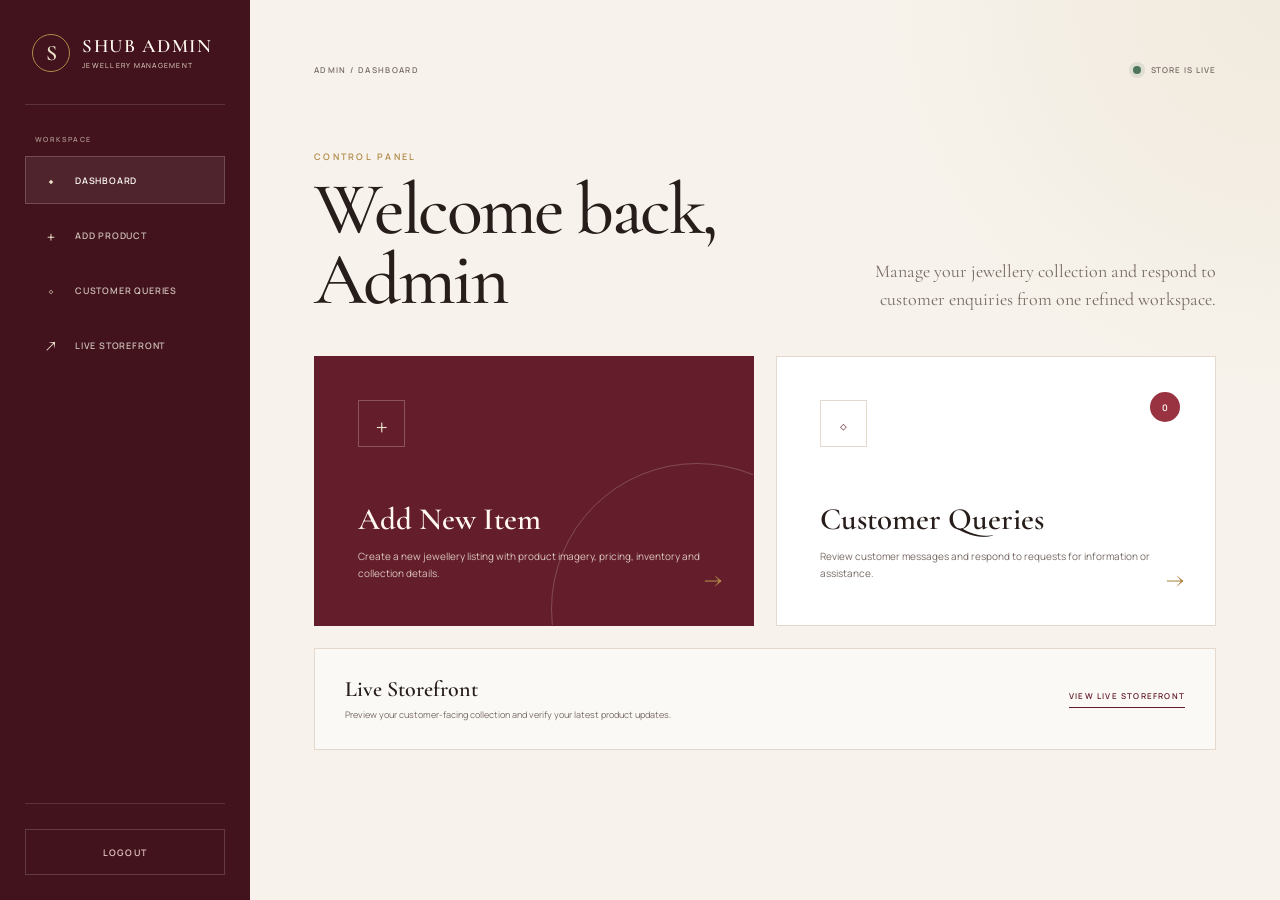
<file: src/main/resources/templates/admin-dashboard.html>
<!DOCTYPE html>
<html lang="en" xmlns:th="http://www.thymeleaf.org">
<head>
    <meta charset="UTF-8">
    <meta name="viewport" content="width=device-width, initial-scale=1.0">

    <title>Admin Dashboard</title>

    <link rel="preconnect" href="https://fonts.googleapis.com">
    <link rel="preconnect" href="https://fonts.gstatic.com" crossorigin>
    <link href="https://fonts.googleapis.com/css2?family=Cormorant+Garamond:wght@500;600&family=Manrope:wght@400;500;600&display=swap"
          rel="stylesheet">

    <style>
        :root {
            --background: #f7f3ec;
            --surface: #ffffff;
            --surface-soft: #fbf9f5;
            --text: #271d1a;
            --muted: #786b65;
            --border: #e3dacd;
            --wine: #641e2b;
            --wine-dark: #42131d;
            --gold: #b08a48;
            --gold-light: #eadfc9;
            --danger: #9a3341;
        }

        * {
            box-sizing: border-box;
        }

        body {
            min-height: 100vh;
            margin: 0;
            background:
                    radial-gradient(
                            circle at 100% 0,
                            rgba(176, 138, 72, 0.09),
                            transparent 27%
                    ),
                    var(--background);
            color: var(--text);
            font-family: "Manrope", sans-serif;
        }

        a {
            color: inherit;
            text-decoration: none;
        }

        .dashboard-layout {
            display: grid;
            grid-template-columns: 250px minmax(0, 1fr);
            min-height: 100vh;
        }

        /* Sidebar */

        .sidebar {
            position: sticky;
            top: 0;
            display: flex;
            flex-direction: column;
            height: 100vh;
            padding: 34px 25px 25px;
            background: var(--wine-dark);
            color: #fff8ef;
        }

        .brand {
            display: flex;
            align-items: center;
            gap: 12px;
            padding: 0 7px 32px;
            border-bottom: 1px solid rgba(255, 255, 255, 0.13);
        }

        .brand-mark {
            display: grid;
            place-items: center;
            width: 38px;
            height: 38px;
            border: 1px solid var(--gold);
            border-radius: 50%;
            color: var(--gold-light);
            font-family: "Cormorant Garamond", serif;
            font-size: 22px;
            font-weight: 600;
        }

        .brand-name {
            display: block;
            font-family: "Cormorant Garamond", serif;
            font-size: 19px;
            font-weight: 600;
            letter-spacing: 0.08em;
            line-height: 1;
        }

        .brand-subtitle {
            display: block;
            margin-top: 6px;
            color: var(--gold-light);
            font-size: 7px;
            letter-spacing: 0.18em;
            text-transform: uppercase;
        }

        .menu-label {
            margin: 30px 10px 12px;
            color: #ad938c;
            font-size: 7px;
            font-weight: 600;
            letter-spacing: 0.2em;
            text-transform: uppercase;
        }

        .sidebar-menu {
            display: flex;
            flex-direction: column;
            gap: 7px;
        }

        .sidebar-menu a {
            display: flex;
            align-items: center;
            gap: 12px;
            min-height: 47px;
            padding: 11px 13px;
            border: 1px solid transparent;
            color: #cdbdb6;
            font-size: 9px;
            font-weight: 600;
            letter-spacing: 0.09em;
            text-transform: uppercase;
            transition: 0.2s ease;
        }

        .sidebar-menu a:hover,
        .sidebar-menu a.active {
            border-color: rgba(234, 223, 201, 0.22);
            background: rgba(255, 255, 255, 0.07);
            color: #fffaf4;
        }

        .menu-icon {
            display: grid;
            place-items: center;
            width: 24px;
            height: 24px;
            color: var(--gold-light);
            font-family: "Cormorant Garamond", serif;
            font-size: 20px;
        }

        .logout-area {
            margin-top: auto;
            padding-top: 25px;
            border-top: 1px solid rgba(255, 255, 255, 0.13);
        }

        .logout-area a {
            display: flex;
            justify-content: center;
            align-items: center;
            min-height: 46px;
            border: 1px solid rgba(255, 255, 255, 0.17);
            color: #e5c6c2;
            font-size: 9px;
            font-weight: 600;
            letter-spacing: 0.13em;
            text-transform: uppercase;
            transition: 0.2s ease;
        }

        .logout-area a:hover {
            border-color: #e5c6c2;
            background: rgba(255, 255, 255, 0.07);
        }

        /* Main content */

        .main-content {
            min-width: 0;
            padding: clamp(36px, 5vw, 75px);
        }

        .topbar {
            display: flex;
            justify-content: space-between;
            align-items: center;
            gap: 25px;
            margin-bottom: clamp(45px, 6vw, 75px);
        }

        .breadcrumb {
            margin: 0;
            color: var(--muted);
            font-size: 8px;
            font-weight: 600;
            letter-spacing: 0.17em;
            text-transform: uppercase;
        }

        .store-status {
            display: flex;
            align-items: center;
            gap: 10px;
            color: var(--muted);
            font-size: 8px;
            font-weight: 600;
            letter-spacing: 0.12em;
            text-transform: uppercase;
        }

        .status-dot {
            width: 8px;
            height: 8px;
            border-radius: 50%;
            background: #4d765d;
            box-shadow: 0 0 0 4px rgba(77, 118, 93, 0.12);
        }

        .welcome-section {
            display: flex;
            justify-content: space-between;
            align-items: flex-end;
            gap: 35px;
            margin-bottom: 42px;
        }

        .eyebrow {
            margin: 0 0 12px;
            color: var(--gold);
            font-size: 9px;
            font-weight: 600;
            letter-spacing: 0.25em;
            text-transform: uppercase;
        }

        h1 {
            margin: 0;
            font-family: "Cormorant Garamond", serif;
            font-size: clamp(47px, 6vw, 74px);
            font-weight: 500;
            letter-spacing: -0.035em;
            line-height: 0.94;
        }

        .welcome-message {
            max-width: 390px;
            margin: 0;
            color: var(--muted);
            font-family: "Cormorant Garamond", serif;
            font-size: 18px;
            line-height: 1.55;
            text-align: right;
        }

        /* Action cards */

        .action-grid {
            display: grid;
            grid-template-columns: repeat(2, minmax(0, 1fr));
            gap: 22px;
        }

        .action-card {
            position: relative;
            display: flex;
            flex-direction: column;
            min-height: 270px;
            padding: clamp(29px, 4vw, 43px);
            overflow: hidden;
            border: 1px solid var(--border);
            background: var(--surface);
            transition:
                    transform 0.25s ease,
                    box-shadow 0.25s ease,
                    border-color 0.25s ease;
        }

        .action-card:hover {
            border-color: #cbb99d;
            box-shadow: 0 22px 55px rgba(54, 35, 29, 0.09);
            transform: translateY(-5px);
        }

        .action-card.primary {
            border-color: var(--wine);
            background: var(--wine);
            color: #fff9f2;
        }

        .action-card.primary::after {
            position: absolute;
            right: -90px;
            bottom: -130px;
            width: 290px;
            height: 290px;
            border: 1px solid rgba(234, 223, 201, 0.23);
            border-radius: 50%;
            content: "";
        }

        .card-icon {
            display: grid;
            place-items: center;
            width: 47px;
            height: 47px;
            margin-bottom: 45px;
            border: 1px solid var(--border);
            color: var(--wine);
            font-family: "Cormorant Garamond", serif;
            font-size: 29px;
        }

        .primary .card-icon {
            border-color: rgba(255, 255, 255, 0.24);
            color: var(--gold-light);
        }

        .action-card h2 {
            margin: auto 0 10px;
            font-family: "Cormorant Garamond", serif;
            font-size: 31px;
            font-weight: 600;
        }

        .action-card p {
            max-width: 370px;
            margin: 0;
            color: var(--muted);
            font-size: 10px;
            line-height: 1.7;
        }

        .action-card.primary p {
            color: #d9c5be;
        }

        .card-arrow {
            position: absolute;
            right: 31px;
            bottom: 29px;
            color: var(--gold);
            font-family: "Cormorant Garamond", serif;
            font-size: 28px;
            transition: transform 0.2s ease;
        }

        .action-card:hover .card-arrow {
            transform: translateX(5px);
        }

        .query-count {
            position: absolute;
            top: 35px;
            right: 35px;
            display: grid;
            place-items: center;
            min-width: 30px;
            height: 30px;
            padding: 0 8px;
            border-radius: 20px;
            background: var(--danger);
            color: white;
            font-size: 9px;
            font-weight: 600;
        }

        /* Storefront panel */

        .storefront-panel {
            display: flex;
            justify-content: space-between;
            align-items: center;
            gap: 25px;
            margin-top: 22px;
            padding: 27px 30px;
            border: 1px solid var(--border);
            background: var(--surface-soft);
        }

        .storefront-panel h3 {
            margin: 0 0 6px;
            font-family: "Cormorant Garamond", serif;
            font-size: 22px;
            font-weight: 600;
        }

        .storefront-panel p {
            margin: 0;
            color: var(--muted);
            font-size: 9px;
            line-height: 1.6;
        }

        .storefront-link {
            flex: 0 0 auto;
            padding-bottom: 6px;
            border-bottom: 1px solid var(--wine);
            color: var(--wine);
            font-size: 8px;
            font-weight: 600;
            letter-spacing: 0.15em;
            text-transform: uppercase;
        }

        @media (max-width: 820px) {
            .dashboard-layout {
                grid-template-columns: 1fr;
            }

            .sidebar {
                position: static;
                height: auto;
                padding: 20px 22px;
            }

            .brand {
                padding: 0 0 20px;
            }

            .menu-label {
                display: none;
            }

            .sidebar-menu {
                flex-direction: row;
                flex-wrap: wrap;
                margin-top: 17px;
            }

            .sidebar-menu a {
                flex: 1 1 auto;
                justify-content: center;
            }

            .logout-area {
                margin-top: 12px;
                padding-top: 12px;
            }

            .welcome-section {
                align-items: flex-start;
                flex-direction: column;
            }

            .welcome-message {
                text-align: left;
            }
        }

        @media (max-width: 590px) {
            .main-content {
                padding: 32px 18px 60px;
            }

            .topbar {
                margin-bottom: 45px;
            }

            .store-status {
                display: none;
            }

            .action-grid {
                grid-template-columns: 1fr;
            }

            .action-card {
                min-height: 240px;
            }

            .storefront-panel {
                align-items: flex-start;
                flex-direction: column;
            }
        }

        @media (prefers-reduced-motion: reduce) {
            * {
                transition-duration: 0.01ms !important;
            }
        }
    </style>
</head>

<body>

<div class="dashboard-layout">

    <aside class="sidebar">

        <a href="/admin/dashboard" class="brand">
            <span class="brand-mark">S</span>

            <span>
                <span class="brand-name">SHUB ADMIN</span>
                <span class="brand-subtitle">Jewellery Management</span>
            </span>
        </a>

        <p class="menu-label">Workspace</p>

        <nav class="sidebar-menu">

            <a href="/admin/dashboard" class="active">
                <span class="menu-icon">◆</span>
                Dashboard
            </a>

            <a href="/products/admin/add">
                <span class="menu-icon">+</span>
                Add Product
            </a>

            <a href="/admin/queries">
                <span class="menu-icon">◇</span>
                Customer Queries
            </a>

            <a href="/products">
                <span class="menu-icon">↗</span>
                Live Storefront
            </a>

        </nav>

        <div class="logout-area">
            <a href="/logout">Logout</a>
        </div>

    </aside>

    <main class="main-content">

        <header class="topbar">

            <p class="breadcrumb">
                Admin / Dashboard
            </p>

            <div class="store-status">
                <span class="status-dot"></span>
                Store is live
            </div>

        </header>

        <section class="welcome-section">

            <div>
                <p class="eyebrow">Control Panel</p>
                <h1>Welcome back, Admin</h1>
            </div>

            <p class="welcome-message">
                Manage your jewellery collection and respond to customer
                enquiries from one refined workspace.
            </p>

        </section>

        <section class="action-grid">

            <a href="/products/admin/add"
               class="action-card primary">

                <span class="card-icon">+</span>

                <h2>Add New Item</h2>

                <p>
                    Create a new jewellery listing with product imagery,
                    pricing, inventory and collection details.
                </p>

                <span class="card-arrow">→</span>

            </a>

            <a href="/admin/queries"
               class="action-card">

                <span class="card-icon">◇</span>

                <span class="query-count">0</span>

                <h2>Customer Queries</h2>

                <p>
                    Review customer messages and respond to requests
                    for information or assistance.
                </p>

                <span class="card-arrow">→</span>

            </a>

        </section>

        <section class="storefront-panel">

            <div>
                <h3>Live Storefront</h3>

                <p>
                    Preview your customer-facing collection and verify
                    your latest product updates.
                </p>
            </div>

            <a href="/products" class="storefront-link">
                View Live Storefront
            </a>

        </section>

    </main>

</div>

</body>
</html>
</file>
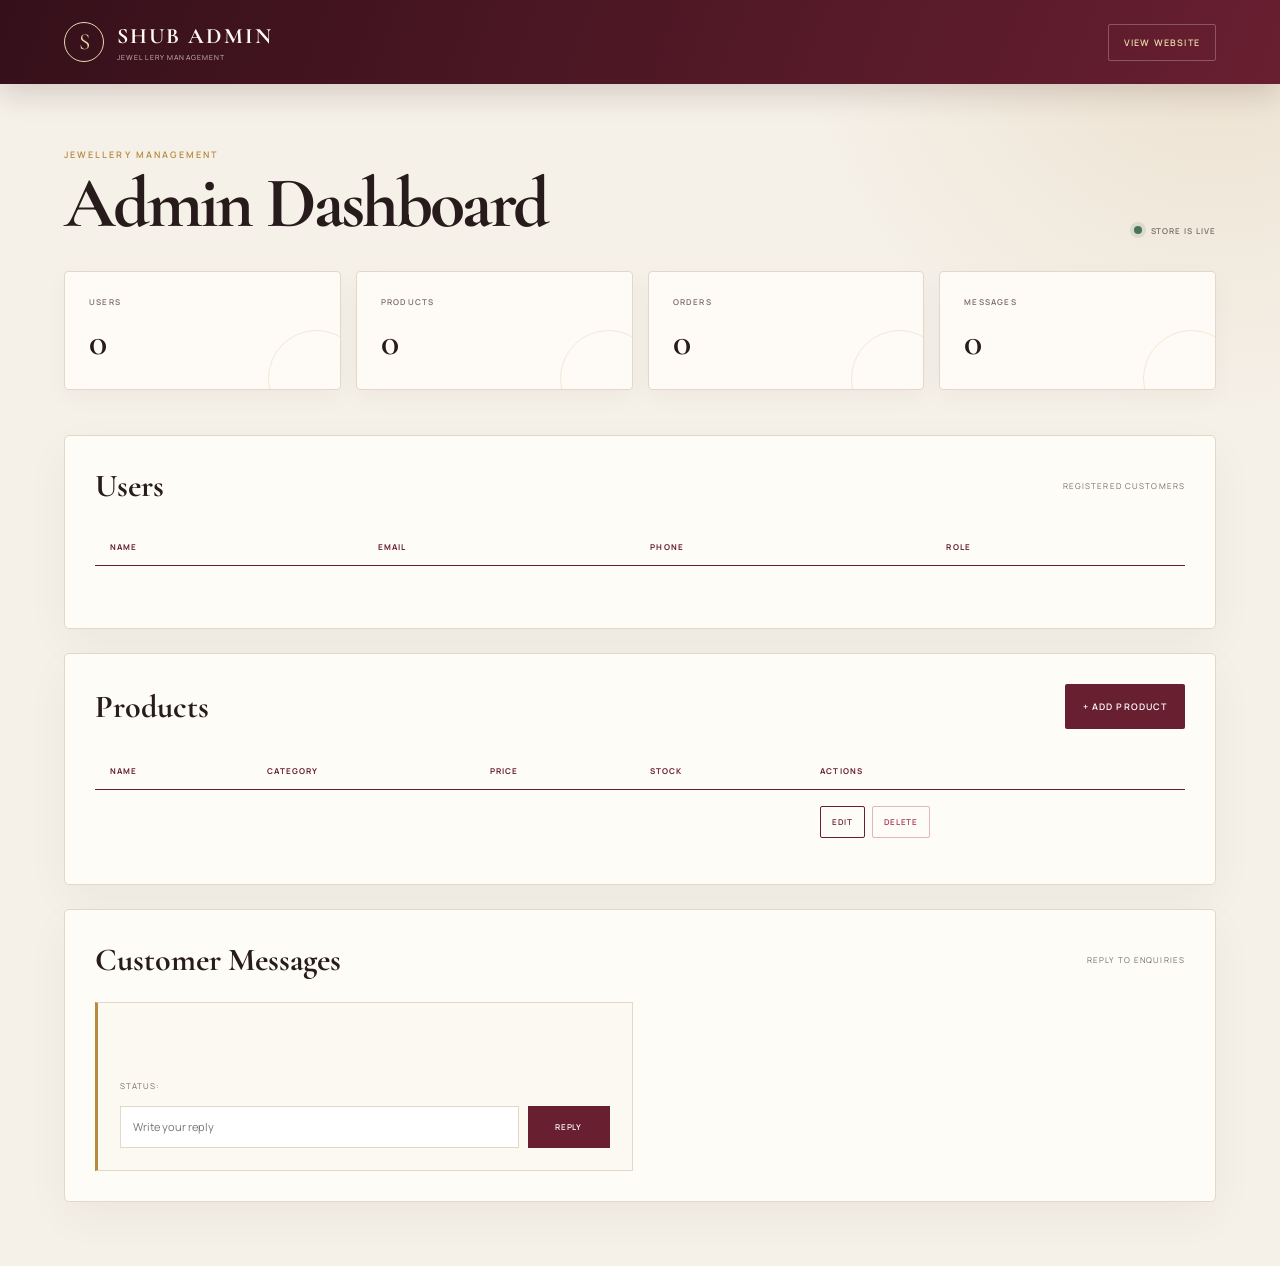
<file: src/main/resources/templates/admin.html>
<!DOCTYPE html>
<html lang="en" xmlns:th="http://www.thymeleaf.org">
<head>
    <meta charset="UTF-8">
    <meta name="viewport" content="width=device-width, initial-scale=1.0">
    <title>Admin Dashboard</title>
    <link rel="preconnect" href="https://fonts.googleapis.com">
    <link rel="preconnect" href="https://fonts.gstatic.com" crossorigin>
    <link href="https://fonts.googleapis.com/css2?family=Cormorant+Garamond:wght@500;600;700&family=Manrope:wght@400;500;600&display=swap" rel="stylesheet">
    <style>
        :root {
            --paper:#f5f0e8;
            --surface:#fffdf9;
            --ink:#281b1c;
            --muted:#786a66;
            --line:#e3d7c8;
            --wine:#681f30;
            --wine-dark:#35101a;
            --gold:#b88a3d;
            --gold-pale:#ead7ad;
            --green:#47745a;
            --danger:#a53649
        }
        * {
            box-sizing:border-box
        }
        html {
            min-height:100%;
            background:var(--paper)
        }
        body {
            min-height:100vh;
            margin:0;
            color:var(--ink);
            background:radial-gradient(circle at 95% 0,rgba(184,138,61,.15),transparent 26rem),var(--paper);
            font-family:"Manrope",sans-serif;
            -webkit-font-smoothing:antialiased
        }
        a {
            color:inherit;
            text-decoration:none
        }
        .top-nav {
            position:sticky;
            top:0;
            z-index:20;
            display:flex;
            justify-content:space-between;
            align-items:center;
            min-height:84px;
            padding:16px clamp(20px,5vw,72px);
            color:#fffaf2;
            background:linear-gradient(110deg,var(--wine-dark),var(--wine));
            box-shadow:0 10px 30px rgba(53,16,26,.16)
        }
        .brand {
            display:flex;
            align-items:center;
            gap:13px
        }
        .brand-mark {
            display:grid;
            place-items:center;
            width:40px;
            height:40px;
            border:1px solid var(--gold-pale);
            border-radius:50%;
            color:var(--gold-pale);
            font-family:"Cormorant Garamond",serif;
            font-size:23px
        }
        .brand strong {
            display:block;
            font-family:"Cormorant Garamond",serif;
            font-size:22px;
            letter-spacing:.09em
        }
        .brand small {
            display:block;
            margin-top:4px;
            color:#d0bcbc;
            font-size:7px;
            letter-spacing:.16em;
            text-transform:uppercase
        }
        .website-link {
            padding:11px 15px;
            border:1px solid rgba(255,255,255,.25);
            border-radius:2px;
            color:var(--gold-pale);
            font-size:9px;
            font-weight:600;
            letter-spacing:.13em;
            text-transform:uppercase;
            transition:.2s
        }
        .website-link:hover {
            color:var(--wine-dark);
            background:var(--gold-pale)
        }
        main {
            width:min(1440px,100%);
            margin:0 auto;
            padding:clamp(35px,5vw,70px)
        }
        .page-heading {
            display:flex;
            justify-content:space-between;
            align-items:flex-end;
            gap:30px;
            margin-bottom:35px
        }
        .eyebrow {
            margin:0 0 10px;
            color:var(--gold);
            font-size:9px;
            font-weight:600;
            letter-spacing:.23em;
            text-transform:uppercase
        }
        h1 {
            margin:0;
            font-family:"Cormorant Garamond",serif;
            font-size:clamp(48px,6vw,72px);
            line-height:.9;
            letter-spacing:-.04em
        }
        .live {
            display:flex;
            align-items:center;
            gap:9px;
            color:var(--muted);
            font-size:8px;
            font-weight:600;
            letter-spacing:.12em;
            text-transform:uppercase
        }
        .live::before {
            width:8px;
            height:8px;
            border-radius:50%;
            background:var(--green);
            box-shadow:0 0 0 4px rgba(71,116,90,.13);
            content:""
        }
        .stats {
            display:grid;
            grid-template-columns:repeat(4,minmax(0,1fr));
            gap:15px;
            margin-bottom:45px
        }
        .stat {
            position:relative;
            padding:24px;
            border:1px solid var(--line);
            border-radius:4px;
            background:rgba(255,253,249,.9);
            box-shadow:0 8px 25px rgba(55,35,31,.035);
            overflow:hidden
        }
        .stat::after {
            position:absolute;
            right:-25px;
            bottom:-38px;
            width:95px;
            height:95px;
            border:1px solid rgba(184,138,61,.18);
            border-radius:50%;
            content:""
        }
        .stat span {
            display:block;
            margin-bottom:12px;
            color:var(--muted);
            font-size:8px;
            font-weight:600;
            letter-spacing:.15em;
            text-transform:uppercase
        }
        .stat b {
            font-family:"Cormorant Garamond",serif;
            font-size:38px;
            font-weight:600
        }
        .section {
            margin-top:24px;
            padding:30px;
            border:1px solid var(--line);
            border-radius:5px;
            background:rgba(255,253,249,.92);
            box-shadow:0 15px 45px rgba(55,35,31,.045)
        }
        .section-header {
            display:flex;
            justify-content:space-between;
            align-items:center;
            gap:20px;
            margin-bottom:23px
        }
        .section h2 {
            margin:0;
            font-family:"Cormorant Garamond",serif;
            font-size:32px
        }
        .count {
            color:var(--muted);
            font-size:8px;
            letter-spacing:.14em;
            text-transform:uppercase
        }
        .table-wrap {
            overflow-x:auto
        }
        table {
            width:100%;
            border-collapse:collapse;
            white-space:nowrap
        }
        th {
            padding:13px 15px;
            border-bottom:1px solid var(--wine);
            color:var(--wine);
            font-size:8px;
            letter-spacing:.14em;
            text-align:left;
            text-transform:uppercase
        }
        td {
            padding:16px 15px;
            border-bottom:1px solid var(--line);
            color:#514441;
            font-size:12px
        }
        tr:last-child td {
            border-bottom:0
        }
        tbody tr:hover {
            background:#fbf6ee
        }
        .actions {
            display:flex;
            gap:7px
        }
        .action {
            display:inline-flex;
            align-items:center;
            min-height:32px;
            padding:7px 11px;
            border:1px solid var(--line);
            border-radius:2px;
            font-size:8px;
            font-weight:600;
            letter-spacing:.08em;
            text-transform:uppercase
        }
        .action.edit {
            color:var(--wine);
            border-color:var(--wine)
        }
        .action.delete {
            color:var(--danger);
            border-color:rgba(165,54,73,.35)
        }
        .action:hover {
            color:#fff;
            background:var(--wine)
        }
        .action.delete:hover {
            background:var(--danger)
        }
        .add-product {
            display:inline-flex;
            align-items:center;
            min-height:45px;
            padding:11px 18px;
            border-radius:2px;
            color:#fff;
            background:var(--wine);
            font-size:9px;
            font-weight:600;
            letter-spacing:.12em;
            text-transform:uppercase;
            transition:.2s
        }
        .add-product:hover {
            background:var(--wine-dark);
            transform:translateY(-2px)
        }
        .messages {
            display:grid;
            grid-template-columns:repeat(2,minmax(0,1fr));
            gap:15px
        }
        .message-card {
            padding:22px;
            border:1px solid var(--line);
            border-left:3px solid var(--gold);
            background:#fcf9f3
        }
        .message-card>p {
            min-height:42px;
            margin:0 0 13px;
            font-family:"Cormorant Garamond",serif;
            font-size:19px;
            line-height:1.4
        }
        .message-card small {
            display:block;
            margin-bottom:15px;
            color:var(--muted);
            font-size:8px;
            letter-spacing:.1em;
            text-transform:uppercase
        }
        .message-card form {
            display:flex;
            gap:9px
        }
        .message-card input {
            min-width:0;
            flex:1;
            height:42px;
            padding:0 12px;
            border:1px solid var(--line);
            outline:none;
            background:#fff;
            font:inherit;
            font-size:11px
        }
        .message-card input:focus {
            border-color:var(--gold);
            box-shadow:0 0 0 3px rgba(184,138,61,.12)
        }
        .reply {
            min-width:82px;
            border:0;
            color:#fff;
            background:var(--wine);
            font:600 8px "Manrope",sans-serif;
            letter-spacing:.12em;
            text-transform:uppercase;
            cursor:pointer
        }
        .reply:hover {
            background:var(--wine-dark)
        }
        @media(max-width:800px) {
            .stats {
                grid-template-columns:repeat(2,1fr)
            }
            .messages {
                grid-template-columns:1fr
            }
            .page-heading {
                align-items:flex-start;
                flex-direction:column
            }
            .live {
                display:none
            }
        }
        @media(max-width:520px) {
            .top-nav {
                min-height:72px;
                padding:13px 16px
            }
            .brand small,.brand-mark {
                display:none
            }
            .brand strong {
                font-size:19px
            }
            main {
                padding:30px 14px 45px
            }
            .stats {
                gap:10px
            }
            .stat {
                padding:18px
            }
            .stat b {
                font-size:32px
            }
            .section {
                padding:21px 14px
            }
            .section-header {
                align-items:flex-start;
                flex-direction:column
            }
            .message-card form {
                flex-direction:column
            }
            .reply {
                min-height:42px
            }
        }
    </style>
</head>
<body>
<nav class="top-nav">
    <a class="brand" href="/admin/dashboard">
        <span class="brand-mark">S</span>
        <span>
<strong>SHUB ADMIN</strong>
<small>Jewellery Management</small>
</span>
    </a>
    <a class="website-link" href="/">View Website</a>
</nav>
<main>
    <header class="page-heading">
        <div>
            <p class="eyebrow">Jewellery Management</p>
            <h1>Admin Dashboard</h1>
        </div>
        <span class="live">Store is live</span>
    </header>
    <section class="stats" aria-label="Dashboard statistics">
        <div class="stat">
            <span>Users</span>
            <b th:text="${users.size()}">0</b>
        </div>
        <div class="stat">
            <span>Products</span>
            <b th:text="${products.size()}">0</b>
        </div>
        <div class="stat">
            <span>Orders</span>
            <b th:text="${orders.size()}">0</b>
        </div>
        <div class="stat">
            <span>Messages</span>
            <b th:text="${messages.size()}">0</b>
        </div>
    </section>
    <section class="section">
        <header class="section-header">
            <h2>Users</h2>
            <span class="count">Registered customers</span>
        </header>
        <div class="table-wrap">
            <table>
                <thead>
                <tr>
                    <th>Name</th>
                    <th>Email</th>
                    <th>Phone</th>
                    <th>Role</th>
                </tr>
                </thead>
                <tbody>
                <tr th:each="u : ${users}">
                    <td th:text="${u.name}">
                    </td>
                    <td th:text="${u.email}">
                    </td>
                    <td th:text="${u.phone}">
                    </td>
                    <td th:text="${u.role}">
                    </td>
                </tr>
                </tbody>
            </table>
        </div>
    </section>
    <section class="section">
        <header class="section-header">
            <h2>Products</h2>
            <a class="add-product" href="/admin/product/add">+ Add Product</a>
        </header>
        <div class="table-wrap">
            <table>
                <thead>
                <tr>
                    <th>Name</th>
                    <th>Category</th>
                    <th>Price</th>
                    <th>Stock</th>
                    <th>Actions</th>
                </tr>
                </thead>
                <tbody>
                <tr th:each="p : ${products}">
                    <td th:text="${p.name}">
                    </td>
                    <td th:text="${p.category}">
                    </td>
                    <td th:text="${p.price}">
                    </td>
                    <td th:text="${p.stock}">
                    </td>
                    <td>
                        <div class="actions">
                            <a class="action edit" th:href="@{/admin/product/edit/{id}(id=${p.id})}">Edit</a>
                            <a class="action delete" th:href="@{/admin/product/delete/{id}(id=${p.id})}" onclick="return confirm('Are you sure you want to delete this product?');">Delete</a>
                        </div>
                    </td>
                </tr>
                </tbody>
            </table>
        </div>
    </section>
    <section class="section">
        <header class="section-header">
            <h2>Customer Messages</h2>
            <span class="count">Reply to enquiries</span>
        </header>
        <div class="messages">
            <article class="message-card" th:each="msg : ${messages}">
                <p th:text="${msg.message}">
                </p>
                <small>Status: <span th:text="${msg.status}">
</span>
                </small>
                <form th:action="@{'/admin/message/reply/' + ${msg.id}}" method="post">
                    <input name="reply" placeholder="Write your reply" required>
                    <button class="reply" type="submit">Reply</button>
                </form>
            </article>
        </div>
    </section>
</main>
</body>
</html>
</file>
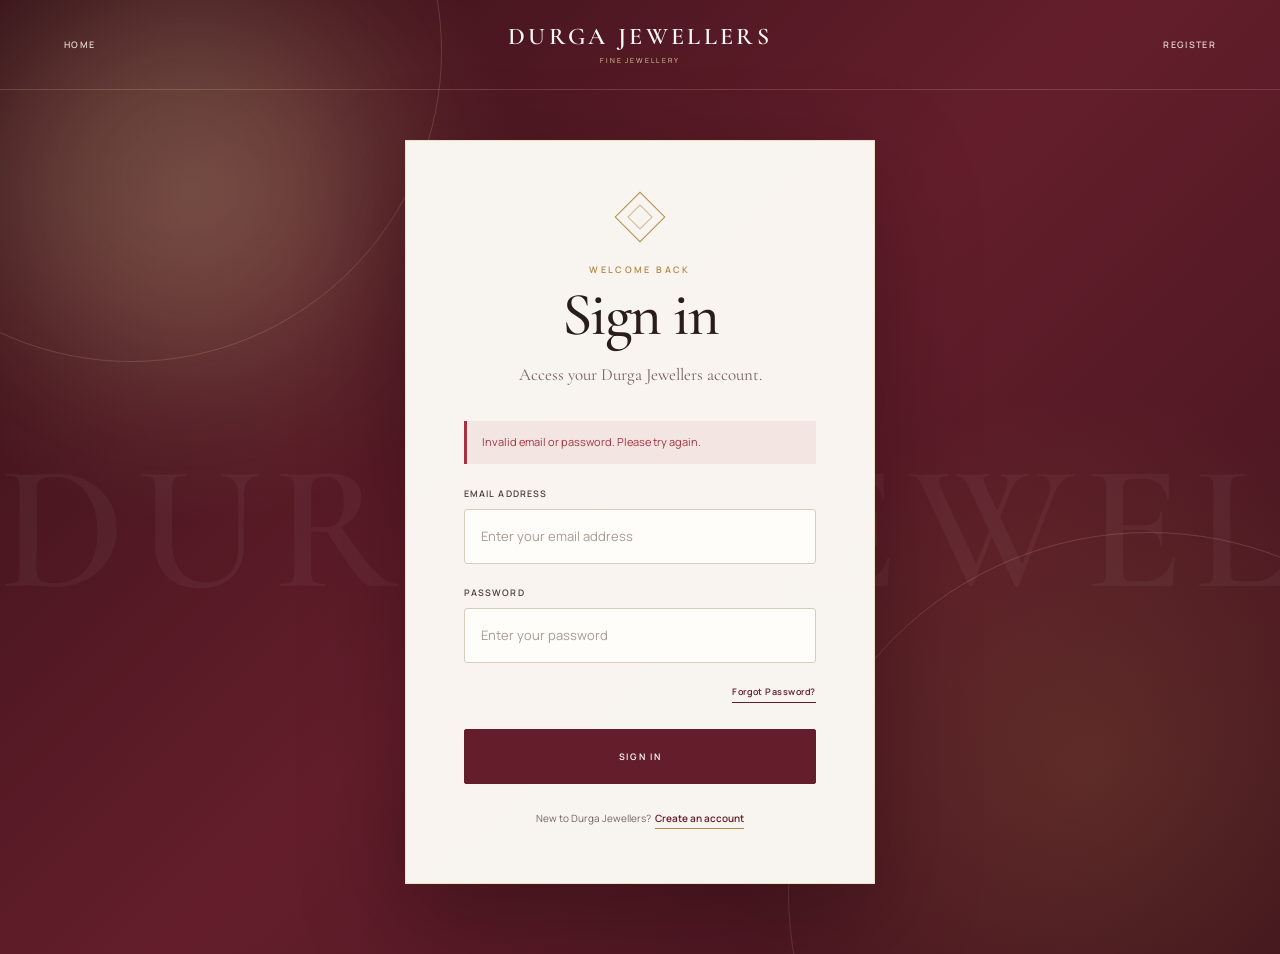
<file: src/main/resources/templates/login.html>
<!DOCTYPE html>
<html lang="en" xmlns:th="http://www.thymeleaf.org">
<head>
    <meta charset="UTF-8">
    <meta name="viewport" content="width=device-width, initial-scale=1.0">
    <title>Login - DURGA JEWELLERS</title>
    <link rel="preconnect" href="https://fonts.googleapis.com">
    <link rel="preconnect" href="https://fonts.gstatic.com" crossorigin>
    <link href="https://fonts.googleapis.com/css2?family=Cormorant+Garamond:wght@400;500;600&family=Manrope:wght@400;500;600&display=swap" rel="stylesheet">
    <style>
        :root {
            --cream:#faf5eb;
            --surface:#fffdf9;
            --text:#291d1a;
            --muted:#756660;
            --wine:#641e2b;
            --wine-dark:#351016;
            --gold:#b18a47;
            --gold-light:#e4cd9d;
            --border:#d9cdbd;
            --error:#a33340
        }
        * {
            box-sizing:border-box;
            cursor:url("data:image/svg+xml,%3Csvg xmlns='http://www.w3.org/2000/svg' width='30' height='30' viewBox='0 0 30 30'%3E%3Cpath d='M15 2 21 9 15 15 9 9Z' fill='%23e4cd9d' stroke='%23641e2b' stroke-width='1.4'/%3E%3Ccircle cx='15' cy='21' r='6' fill='none' stroke='%23b18a47' stroke-width='2'/%3E%3Cpath d='M11 9h8' stroke='%23fff8ec' stroke-width='1'/%3E%3C/svg%3E") 15 10,auto
        }
        html,body {
            min-height:100%;
            background:var(--wine-dark)
        }
        body {
            margin:0;
            color:var(--text);
            font-family:"Manrope",sans-serif;
            -webkit-font-smoothing:antialiased
        }
        a,button,input {
            cursor:url("data:image/svg+xml,%3Csvg xmlns='http://www.w3.org/2000/svg' width='30' height='30' viewBox='0 0 30 30'%3E%3Cpath d='M15 2 21 9 15 15 9 9Z' fill='%23e4cd9d' stroke='%23641e2b' stroke-width='1.4'/%3E%3Ccircle cx='15' cy='21' r='6' fill='none' stroke='%23b18a47' stroke-width='2'/%3E%3Cpath d='M11 9h8' stroke='%23fff8ec' stroke-width='1'/%3E%3C/svg%3E") 15 10,pointer
        }
        a {
            color:inherit;
            text-decoration:none
        }
        .page {
            position:relative;
            display:flex;
            flex-direction:column;
            min-height:100vh;
            overflow:hidden;
            isolation:isolate;
            background:radial-gradient(circle at 15% 20%,rgba(228,205,157,.2),transparent 25%),radial-gradient(circle at 85% 80%,rgba(177,138,71,.18),transparent 28%),linear-gradient(135deg,#351016,#641e2b 50%,#3f131c)
        }
        .page:before,.page:after {
            position:absolute;
            z-index:-1;
            border:1px solid rgba(228,205,157,.18);
            border-radius:50%;
            content:"";
            animation:rotateDecoration 20s linear infinite
        }
        .page:before {
            top:-260px;
            left:-180px;
            width:620px;
            height:620px
        }
        .page:after {
            right:-230px;
            bottom:-300px;
            width:720px;
            height:720px;
            animation-direction:reverse;
            animation-duration:25s
        }
        .moving-light {
            position:absolute;
            z-index:-1;
            width:360px;
            height:360px;
            border-radius:50%;
            background:rgba(228,205,157,.12);
            filter:blur(60px);
            animation:moveLight 9s ease-in-out infinite alternate
        }
        .background-text {
            position:absolute;
            z-index:-1;
            top:46%;
            display:flex;
            width:max-content;
            color:rgba(255,255,255,.045);
            font-family:"Cormorant Garamond",serif;
            font-size:clamp(90px,14vw,210px);
            font-weight:600;
            letter-spacing:.06em;
            line-height:1;
            white-space:nowrap;
            text-transform:uppercase;
            animation:moveText 25s linear infinite
        }
        @keyframes rotateDecoration {
            from {
                transform:rotate(0) scale(1)
            }
            50% {
                transform:rotate(180deg) scale(1.08)
            }
            to {
                transform:rotate(360deg) scale(1)
            }
        }
        @keyframes moveLight {
            from {
                transform:translate(-80px,-60px)
            }
            to {
                transform:translate(calc(100vw - 220px),calc(100vh - 220px))
            }
        }
        @keyframes moveText {
            from {
                transform:translateX(5vw)
            }
            to {
                transform:translateX(-55%)
            }
        }
        nav {
            position:relative;
            z-index:10;
            display:grid;
            grid-template-columns:1fr auto 1fr;
            align-items:center;
            min-height:90px;
            padding:15px clamp(20px,5vw,75px);
            border-bottom:1px solid rgba(228,205,157,.2);
            color:#fffaf3
        }
        .nav-home {
            display:block;
            justify-self:start;
        }
        .home-arrow {
            display:none;
        }

        .home-text {
            display:inline;
        }
        .nav-register {
            justify-self:end
        }
        nav>a:not(.nav-brand) {
            position:relative;
            padding:8px 0;
            color:#e2d2c9;
            font-size:9px;
            font-weight:600;
            letter-spacing:.15em;
            text-transform:uppercase
        }
        nav>a:not(.nav-brand):after {
            position:absolute;
            right:0;
            bottom:2px;
            left:0;
            height:1px;
            background:var(--gold-light);
            content:"";
            transform:scaleX(0);
            transition:transform .2s
        }
        nav>a:not(.nav-brand):hover:after {
            transform:scaleX(1)
        }
        .nav-brand {
            grid-column:2;
            display:flex;
            flex-direction:column;
            align-items:center
        }
        .nav-brand strong {
            font-family:"Cormorant Garamond",serif;
            font-size:24px;
            font-weight:600;
            letter-spacing:.14em;
            line-height:1;
            text-transform:uppercase
        }
        .nav-brand span {
            margin-top:7px;
            color:var(--gold-light);
            font-size:7px;
            letter-spacing:.26em;
            text-transform:uppercase
        }
        .login-container {
            position:relative;
            z-index:2;
            display:flex;
            flex:1;
            justify-content:center;
            align-items:center;
            padding:50px 20px 70px
        }
        .login-card {
            width:min(100%,470px);
            padding:clamp(34px,5vw,58px);
            border:1px solid rgba(228,205,157,.5);
            background:rgba(255,253,249,.96);
            box-shadow:0 35px 90px rgba(20,6,9,.35);
            backdrop-filter:blur(16px)
        }
        .diamond {
            position:relative;
            width:36px;
            height:36px;
            margin:0 auto 28px;
            border:1px solid var(--gold);
            transform:rotate(45deg);
            animation:diamondFloat 4s ease-in-out infinite
        }
        .diamond:after {
            position:absolute;
            inset:8px;
            border:1px solid rgba(177,138,71,.55);
            content:""
        }
        @keyframes diamondFloat {
            0%,100% {
                transform:rotate(45deg) translate(0)
            }
            50% {
                transform:rotate(45deg) translate(-5px,-5px)
            }
        }
        .login-heading {
            text-align:center
        }
        .eyebrow {
            margin:0 0 11px;
            color:var(--gold);
            font-size:9px;
            font-weight:600;
            letter-spacing:.26em;
            text-transform:uppercase
        }
        h1 {
            margin:0;
            font-family:"Cormorant Garamond",serif;
            font-size:clamp(46px,6vw,61px);
            font-weight:500;
            letter-spacing:-.025em;
            line-height:.95
        }
        .login-description {
            margin:17px auto 34px;
            color:var(--muted);
            font-family:"Cormorant Garamond",serif;
            font-size:17px;
            line-height:1.5
        }
        .error-message {
            margin-bottom:23px;
            padding:13px 15px;
            border-left:3px solid var(--error);
            background:rgba(163,51,64,.08);
            color:var(--error);
            font-size:11px;
            line-height:1.5
        }
        .field {
            margin-bottom:22px
        }
        .field label {
            display:block;
            margin-bottom:9px;
            color:#4c403c;
            font-size:9px;
            font-weight:600;
            letter-spacing:.12em;
            text-transform:uppercase
        }
        .field input {
            width:100%;
            height:55px;
            padding:0 16px;
            border:1px solid var(--border);
            border-radius:3px;
            outline:none;
            background:#fffdf9;
            color:var(--text);
            font-family:"Manrope",sans-serif;
            font-size:13px;
            transition:border-color .2s,box-shadow .2s,background .2s
        }
        .field input::placeholder {
            color:#a69b95
        }
        .field input:hover {
            border-color:#bba98f
        }
        .field input:focus {
            border-color:var(--wine);
            background:#fff;
            box-shadow:0 0 0 3px rgba(100,30,43,.1)
        }
        .form-options {
            display:flex;
            justify-content:flex-end;
            margin:0 0 26px
        }
        .forgot-password {
            padding-bottom:4px;
            border-bottom:1px solid var(--wine);
            color:var(--wine);
            font-size:9px;
            font-weight:600;
            letter-spacing:.06em
        }
        button {
            width:100%;
            min-height:55px;
            border:1px solid var(--wine);
            border-radius:2px;
            background:var(--wine);
            color:#fff;
            font-family:"Manrope",sans-serif;
            font-size:9px;
            font-weight:600;
            letter-spacing:.19em;
            text-transform:uppercase;
            transition:background .2s,transform .2s,box-shadow .2s
        }
        button:hover {
            background:var(--wine-dark);
            box-shadow:0 12px 25px rgba(100,30,43,.22);
            transform:translateY(-2px)
        }
        .register-message {
            margin:27px 0 0;
            color:var(--muted);
            font-size:10px;
            text-align:center
        }
        .register-message a {
            margin-left:4px;
            padding-bottom:3px;
            border-bottom:1px solid var(--gold);
            color:var(--wine);
            font-weight:600
        }
        @media(max-width:600px) {
            .page {
                min-height:100svh
            }
            nav {
                grid-template-columns:auto 1fr auto;
                min-height:76px;
                padding:14px 12px;
                gap:14px;
            }
            .nav-home {
                display:block;
                grid-column:1;
                justify-self:start;
            }

            .home-text {
                display:none;
            }

            .home-arrow {
                display:inline-block;
                color:#e4cd9d;
                font-size:30px;
                font-weight:500;
                line-height:1;
                padding:6px 10px;
            }
            .nav-brand {
                grid-column:1;
                align-items:center
            }
            .nav-brand strong {
                font-size:21px
            }
            .nav-brand span {
                font-size:7px
            }
            .nav-register {
                grid-column:3;
                font-size:10px!important
            }
            .login-container {
                align-items:center;
                padding:28px 14px 38px
            }
            .login-card {
                width:100%;
                max-width:440px;
                padding:38px 24px 42px
            }
            .diamond {
                width:32px;
                height:32px;
                margin-bottom:24px
            }
            h1 {
                font-size:52px
            }
            .eyebrow {
                font-size:10px
            }
            .login-description {
                margin-bottom:29px;
                font-size:18px
            }
            .field {
                margin-bottom:20px
            }
            .field label {
                font-size:11px
            }
            .field input {
                height:58px;
                font-size:16px
            }
            .forgot-password {
                font-size:11px
            }
            button {
                min-height:58px;
                font-size:11px
            }
            .register-message {
                font-size:12px;
                line-height:1.6
            }
            .error-message {
                font-size:13px
            }
        }
        @media(pointer:coarse) {
            * {
                cursor:auto
            }
            a,button,input {
                cursor:pointer
            }
        }
        @media(prefers-reduced-motion:reduce) {
            *,*:before,*:after {
                animation:none!important;
                transition-duration:.01ms!important
            }
        }
    </style>
</head>
<body>
<div class="page">
    <div class="moving-light" aria-hidden="true">
    </div>
    <div class="background-text" aria-hidden="true">DURGA JEWELLERS · DURGA JEWELLERS · DURGA JEWELLERS ·</div>
    <nav>
        <a href="/" class="nav-home" aria-label="Home">
            <span class="home-text">Home</span>
            <span class="home-arrow">←</span>
        </a>
        <a href="/" class="nav-brand">
            <strong>Durga Jewellers</strong>
            <span>Fine Jewellery</span>
        </a>
        <a href="/register" class="nav-register">Register</a>
    </nav>
    <main class="login-container">
        <section class="login-card">
            <div class="diamond" aria-hidden="true">
            </div>
            <div class="login-heading">
                <p class="eyebrow">Welcome back</p>
                <h1>Sign in</h1>
                <p class="login-description">Access your Durga Jewellers account.</p>
            </div>
            <div th:if="${param.error}" class="error-message">Invalid email or password. Please try again.</div>
            <form th:action="@{/login}" method="post">
                <div class="field">
                    <label for="username">Email Address</label>
                    <input id="username" type="email" name="username" placeholder="Enter your email address" autocomplete="email" required>
                </div>
                <div class="field">
                    <label for="password">Password</label>
                    <input id="password" type="password" name="password" placeholder="Enter your password" autocomplete="current-password" required>
                </div>
                <input type="hidden" th:name="${_csrf.parameterName}" th:value="${_csrf.token}">
                <div class="form-options">
                    <a href="/forgot-password" class="forgot-password">Forgot Password?</a>
                </div>
                <button type="submit">Sign In</button>
            </form>
            <p class="register-message">New to Durga Jewellers?<a href="/register">Create an account</a>
            </p>
        </section>
    </main>
</div>
</body>
</html>
</file>
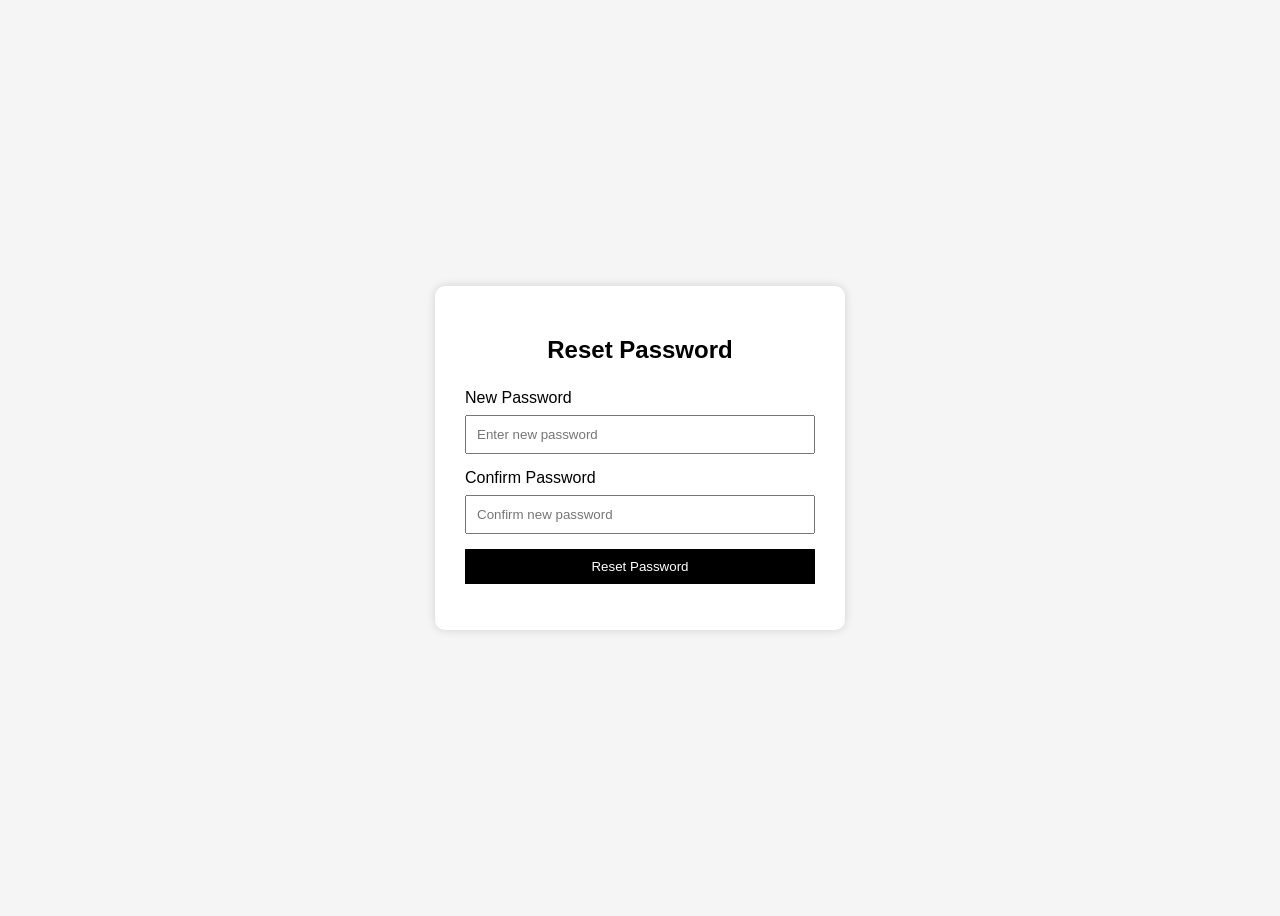
<file: src/main/resources/templates/reset-password.html>
<!DOCTYPE html>
<html xmlns:th="http://www.thymeleaf.org">
<head>
    <meta charset="UTF-8">
    <title>Reset Password</title>

    <style>
        body {
            font-family: Arial, sans-serif;
            display: flex;
            justify-content: center;
            align-items: center;
            height: 100vh;
            background: #f5f5f5;
        }

        .reset-box {
            width: 350px;
            padding: 30px;
            background: white;
            border-radius: 10px;
            box-shadow: 0 0 10px rgba(0,0,0,0.15);
        }

        h2 {
            text-align: center;
            margin-bottom: 25px;
        }

        input {
            width: 100%;
            padding: 10px;
            margin: 8px 0 15px;
            box-sizing: border-box;
        }

        button {
            width: 100%;
            padding: 10px;
            background: black;
            color: white;
            border: none;
            cursor: pointer;
        }

        button:hover {
            background: #333;
        }

        .message {
            color: red;
            text-align: center;
        }
    </style>
</head>

<body>

<div class="reset-box">

    <h2>Reset Password</h2>

    <form th:action="@{/reset-password}" method="post">

        <!-- Reset token -->
        <input type="hidden" name="token" th:value="${token}">

        <label>New Password</label>
        <input type="password"
               name="password"
               placeholder="Enter new password"
               required>

        <label>Confirm Password</label>
        <input type="password"
               name="confirmPassword"
               placeholder="Confirm new password"
               required>

        <button type="submit">Reset Password</button>

    </form>

    <p class="message" th:if="${error}" th:text="${error}"></p>

</div>

</body>
</html>
</file>
